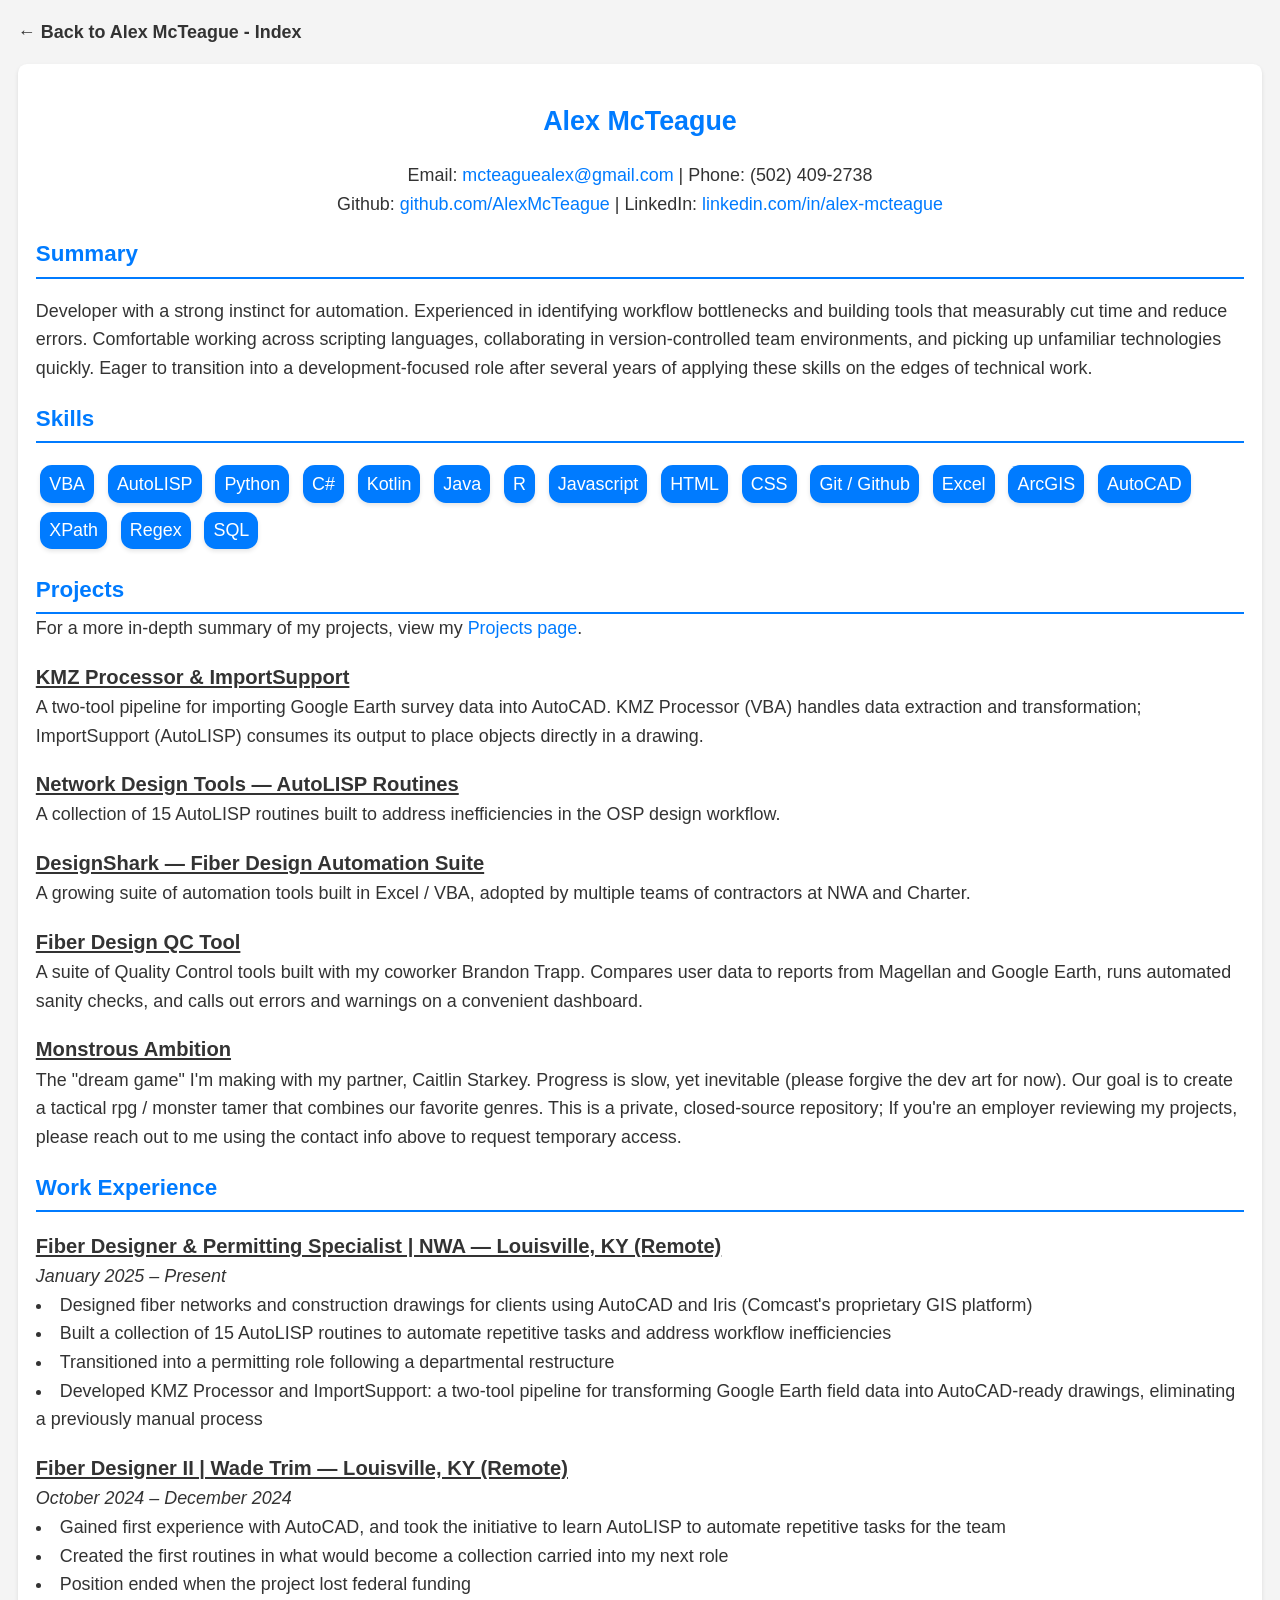
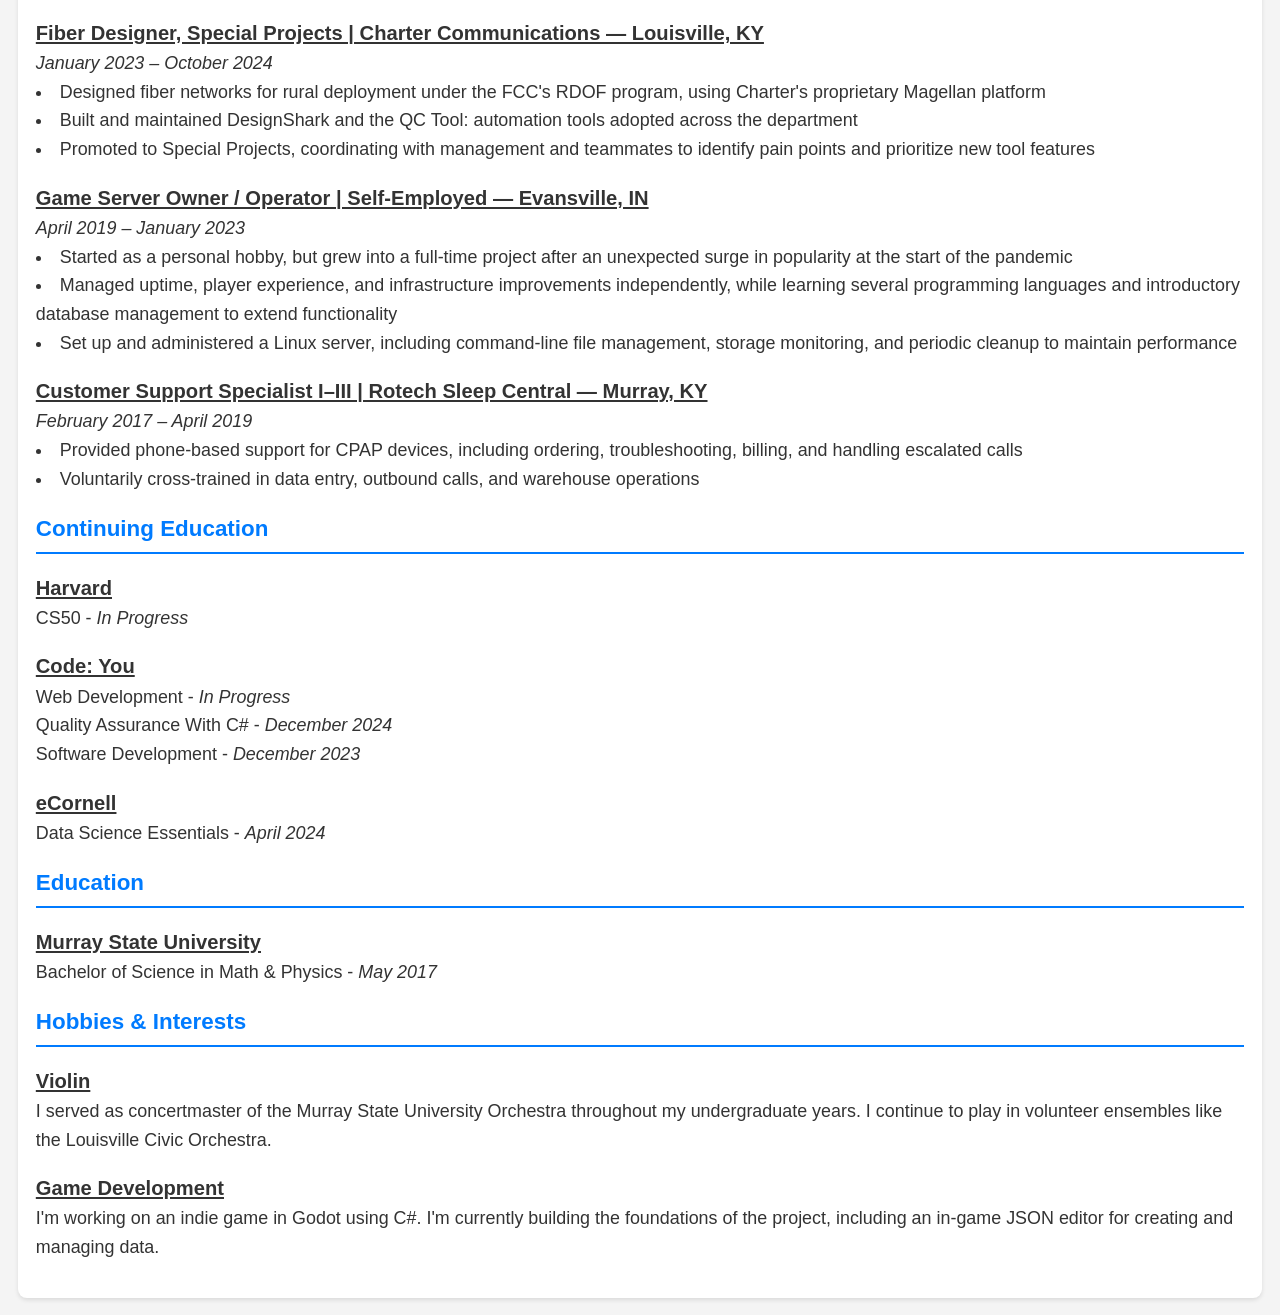
<file: resume.html>
<!DOCTYPE html>
<html lang="en">
    <head>
        <meta charset="UTF-8" />
        <meta name="viewport" content="width=device-width, initial-scale=1.0" />
        <title>Alex McTeague's Resume</title>
        <link rel="icon" href="data:,">
        <link rel="stylesheet" href="css/reset.css">
        <link rel="stylesheet" href="css/base.css">
        <link rel="stylesheet" href="css/article.css">
        <script src="breadcrumbs.js" defer></script>
        <script src="fetchProjects.js" defer></script>
        <script>
            document.addEventListener("DOMContentLoaded", function() {
                document.body.style.visibility = "visible";
            });
        </script>
    </head>

    <body visibility="hidden">        
        <breadcrumb>
            <h4><a class="back-link" href="index.html">← Back to &lt;previous page&gt;</a></h4>
        </breadcrumb>
        <div class="page-container">
            <header>
                <h1>Alex McTeague</h1>
                <p>
                    Email: <a href="mailto:mcteaguealex@gmail.com">mcteaguealex@gmail.com</a>
                    | Phone: (502) 409-2738
                </p>
                <p>
                    Github: <a href="https://github.com/AlexMcTeague">github.com/AlexMcTeague</a> | LinkedIn:
                    <a href="https://www.linkedin.com/in/alex-mcteague/">linkedin.com/in/alex-mcteague</a>
                </p>
            </header>
            <main>
                <section class="summary-section">
                    <h2>Summary</h2>
                    <p>
                        Developer with a strong instinct for automation.
                        Experienced in identifying workflow bottlenecks and building tools that measurably cut time and reduce errors.
                        Comfortable working across scripting languages, collaborating in version-controlled team environments,
                        and picking up unfamiliar technologies quickly. Eager to transition into a development-focused role
                        after several years of applying these skills on the edges of technical work.
                    </p>
                </section>
                <section class="skills-section">
                    <h2>Skills</h2>
                    <div class="skills">
                        <ul>
                            <li>VBA</li>
                            <li>AutoLISP</li>
                            <li>Python</li>
                            <li>C#</li>
                            <li>Kotlin</li>
                            <li>Java</li>
                            <li>R</li>
                            <li>Javascript</li>
                            <li>HTML</li>
                            <li>CSS</li>
                            <li>Git / Github</li>
                            <li>Excel</li>
                            <li>ArcGIS</li>
                            <li>AutoCAD</li>
                            <li>XPath</li>
                            <li>Regex</li>
                            <li>SQL</li>
                        </ul>
                    </div>
                </section>
                <section class="projects-section">
                    <h2 style="margin-bottom: 0;">Projects</h2>
                    <p>For a more in-depth summary of my projects, view my <a class="page-link" href="projects.html">Projects page</a>.</p>
                    <div id="KMZ-Processor" class="experience">
                        <h3><a href="https://github.com/AlexMcTeague/KMZ-Processor">KMZ Processor & ImportSupport</a></h3>
                        <p>
                            A two-tool pipeline for importing Google Earth survey data into AutoCAD.
                            KMZ Processor (VBA) handles data extraction and transformation;
                            ImportSupport (AutoLISP) consumes its output to place objects directly in a drawing.
                        </p>
                    </div>
                    <div id="Network-Design-Tools" class="experience">
                        <h3><a href="https://github.com/AlexMcTeague/Network-Design-Tools">Network Design Tools — AutoLISP Routines</a></h3>
                        <p>
                            A collection of 15 AutoLISP routines built to address inefficiencies in the OSP design workflow.
                        </p>
                    </div>
                    <div id="DesignShark" class="experience">
                        <h3><a href="https://github.com/AlexMcTeague/DesignShark">DesignShark — Fiber Design Automation Suite</a></h3>
                        <p>
                            A growing suite of automation tools built in Excel / VBA, adopted by multiple teams of contractors at NWA and Charter.
                        </p>
                    </div>
                    <div id="RDOF-QC-Tool" class="experience">
                        <h3><a href="https://github.com/AlexMcTeague/RDOF-QC-Tool">Fiber Design QC Tool</a></h3>
                        <p>
                            A suite of Quality Control tools built with my coworker Brandon Trapp. Compares user data to reports from
                            Magellan and Google Earth, runs automated sanity checks, and calls out errors and warnings on a convenient dashboard.
                        </p>
                    </div>
                    <div id="Monstrous-Ambition" class="experience">
                        <h3><a href="https://github.com/Flark-And-Dei/Monstrous-Ambition">Monstrous Ambition</a></h3>
                        <p>
                            The "dream game" I'm making with my partner, Caitlin Starkey.
                            Progress is slow, yet inevitable (please forgive the dev art for now).
                            Our goal is to create a tactical rpg / monster tamer that combines our favorite genres.
                            This is a private, closed-source repository; If you're an employer reviewing my projects,
                            please reach out to me using the contact info above to request temporary access.
                        </p>
                    </div>
                </section>
                <section class="work-section">
                    <h2>Work Experience</h2>
                    <div class="experience">
                        <h3>Fiber Designer & Permitting Specialist  |  NWA  —  Louisville, KY (Remote)</h3>
                        <p>January 2025 – Present</p>
                        <ul>
                            <li>Designed fiber networks and construction drawings for clients using
                                AutoCAD and Iris (Comcast's proprietary GIS platform)</li>
                            <li>Built a collection of 15 AutoLISP routines to automate repetitive tasks and address workflow inefficiencies</li>
                            <li>Transitioned into a permitting role following a departmental restructure</li>
                            <li>Developed KMZ Processor and ImportSupport: a two-tool pipeline for transforming Google Earth
                                field data into AutoCAD-ready drawings, eliminating a previously manual process</li>
                        </ul>
                    </div>
                    <div class="experience">
                        <h3>Fiber Designer II  |  Wade Trim  —  Louisville, KY (Remote)</h3>
                        <p>October 2024 – December 2024</p>
                        <ul>
                            <li>Gained first experience with AutoCAD, and took the initiative to learn AutoLISP to automate repetitive tasks for the team</li>
                            <li>Created the first routines in what would become a collection carried into my next role</li>
                            <li>Position ended when the project lost federal funding</li>
                        </ul>
                    </div>
                    <div class="experience">
                        <h3>Fiber Designer, Special Projects  |  Charter Communications  —  Louisville, KY</h3>
                        <p>January 2023 – October 2024</p>
                        <ul>
                            <li>Designed fiber networks for rural deployment under the FCC's RDOF program, using Charter's proprietary Magellan platform</li>
                            <li>Built and maintained DesignShark and the QC Tool: automation tools adopted across the department</li>
                            <li>Promoted to Special Projects, coordinating with management and teammates to identify pain points and prioritize new tool features</li>
                        </ul>
                    </div>
                    <div class="experience">
                        <h3>Game Server Owner / Operator  |  Self-Employed  —  Evansville, IN</h3>
                        <p>April 2019 – January 2023</p>
                        <ul>
                            <li>Started as a personal hobby, but grew into a full-time project after an unexpected surge in popularity at the start of the pandemic</li>
                            <li>Managed uptime, player experience, and infrastructure improvements independently, while learning several programming languages and introductory database management to extend functionality</li>
                            <li>Set up and administered a Linux server, including command-line file management, storage monitoring, and periodic cleanup to maintain performance</li>
                        </ul>
                    </div>
                    <div class="experience">
                        <h3>Customer Support Specialist I–III  |  Rotech Sleep Central  —  Murray, KY</h3>
                        <p>February 2017 – April 2019</p>
                        <ul>
                            <li>Provided phone-based support for CPAP devices, including ordering, troubleshooting, billing, and handling escalated calls</li>
                            <li>Voluntarily cross-trained in data entry, outbound calls, and warehouse operations</li>
                        </ul>
                    </div>
                </section>
                <section class="continuing-education-section">
                    <h2>Continuing Education</h2>
                    <div class="experience">
                        <h3>Harvard</h3>
                        <p>CS50 - <i>In Progress</i></p>
                    </div>
                    <div class="experience">
                        <h3>Code: You</h3>
                        <ul>
                            <li><p>Web Development - <i>In Progress</i></p></li>
                            <li><p>Quality Assurance With C# - <i>December 2024</i></p></li>
                            <li><p>Software Development - <i>December 2023</i></p></li>
                        </ul>
                    </div>
                    <div class="experience">
                        <h3>eCornell</h3>
                        <p>Data Science Essentials - <i>April 2024</i></p>
                    </div>
                </section>
                <section class="education-section">
                    <div class="experience">
                        <h2>Education</h2>
                        <h3>Murray State University</h3>
                        <p>Bachelor of Science in Math & Physics - <i>May 2017</i></p>
                    </div>
                </section>
                <section class="hobbies-section">
                    <h2>Hobbies & Interests</h2>
                    <div class="experience">
                        <h3>Violin</h3>
                        <p>I served as concertmaster of the Murray State University Orchestra throughout my undergraduate years.
                            I continue to play in volunteer ensembles like the Louisville Civic Orchestra.
                        </p>
                    </div>
                    <div class="experience">
                        <h3>Game Development</h3>
                        <p>I'm working on an indie game in Godot using C#. I'm currently building the foundations of the project,
                            including an in-game JSON editor for creating and managing data.
                        </p>
                    </div>
                </section>
            </main>
        </div>
    </body>
</html>
</file>
<file: css/base.css>
:root {
    --alt-text-color: #007bff;

    font-size: max(6px, 3vw);
    --h1-font-size: 1.5rem;
    --h2-font-size: 1.25rem;
    --h3-font-size: 1.125rem;
    --h4-font-size: 1rem;
    --button-font-size: 1rem;
    --picture-size: 15rem;
    --spacing-size: 1rem;
    --section-width: 20rem;
}

body {
    font-family: Arial, sans-serif;
    line-height: 1.6;
    margin: var(--spacing-size);
    padding: 0;
    color: #333;
    background-color: #f4f4f4;
}

.page-container {
    width: fit-content;
    margin: var(--spacing-size) auto;
    padding: var(--spacing-size);
    background: #fff;
    border-radius: calc(var(--spacing-size) / 2);
    box-shadow: 0 0.125rem 0.25rem rgba(0, 0, 0, 0.1);
}

header {
    text-align: center;
}

h1 {
    color: var(--alt-text-color);
    font-size: var(--h1-font-size);
}

h2 {
    color: var(--alt-text-color);
    font-size: var(--h2-font-size);
    border-bottom: 0.125rem solid var(--alt-text-color);
}

h3 {
    font-size: var(--h3-font-size);
}

h4 {
    font-size: var(--h4-font-size);
}
</file>
<file: css/article.css>
:root {
    font-size: max(6px, 2.6vw);
}

@media (min-aspect-ratio: 0.8) {
    :root {
        font-size: max(6px, 2vw);
    }
    @media (min-width: 768px) {
        :root {
            font-size: max(6px, 1.8vw);
        }
    }
    @media (min-width: 992px) {
        :root {
            font-size: max(6px, 1.6vw);
        }
    }
    @media (min-width: 1200px) {
        :root {
            font-size: max(6px, 1.4vw);
        }
    }
}

header h1 {
    margin: var(--spacing-size) 0;
}

header a {
    color: #007bff;
    text-decoration: none;
}

video, img {
    margin-bottom: var(--spacing-size);
}

section {
    margin: var(--spacing-size) 0;
}

section h2 {
    margin-bottom: var(--spacing-size);
    padding-bottom: 0.25rem;
}

.skills-section ul li {
    display: inline-block;
    font-size: var(--button-font-size);
    color: #fff;
    background: var(--alt-text-color);
    padding: calc(var(--spacing-size) * 0.25) calc(var(--spacing-size) * 0.5);
    margin: calc(var(--spacing-size) * 0.25);
    border: none;
    border-radius: calc(var(--spacing-size) / 1.5);
    box-shadow: 0 0.125rem 0.25rem rgba(0, 0, 0, 0.1);
}

.projects-section > p {
    margin-bottom: var(--spacing-size);

    a {
        color: var(--alt-text-color);
        text-decoration: none;
    }
}

.experience {
    margin-bottom: var(--spacing-size);
}

.experience h3 {
    margin: 0;
    text-decoration: underline;
}

.projects-section ul, .work-section ul {
    list-style-position: inside;

    li {
        list-style-type: disc;
    }
}

.work-section .experience > p {
    font-style: italic;
}
</file>
